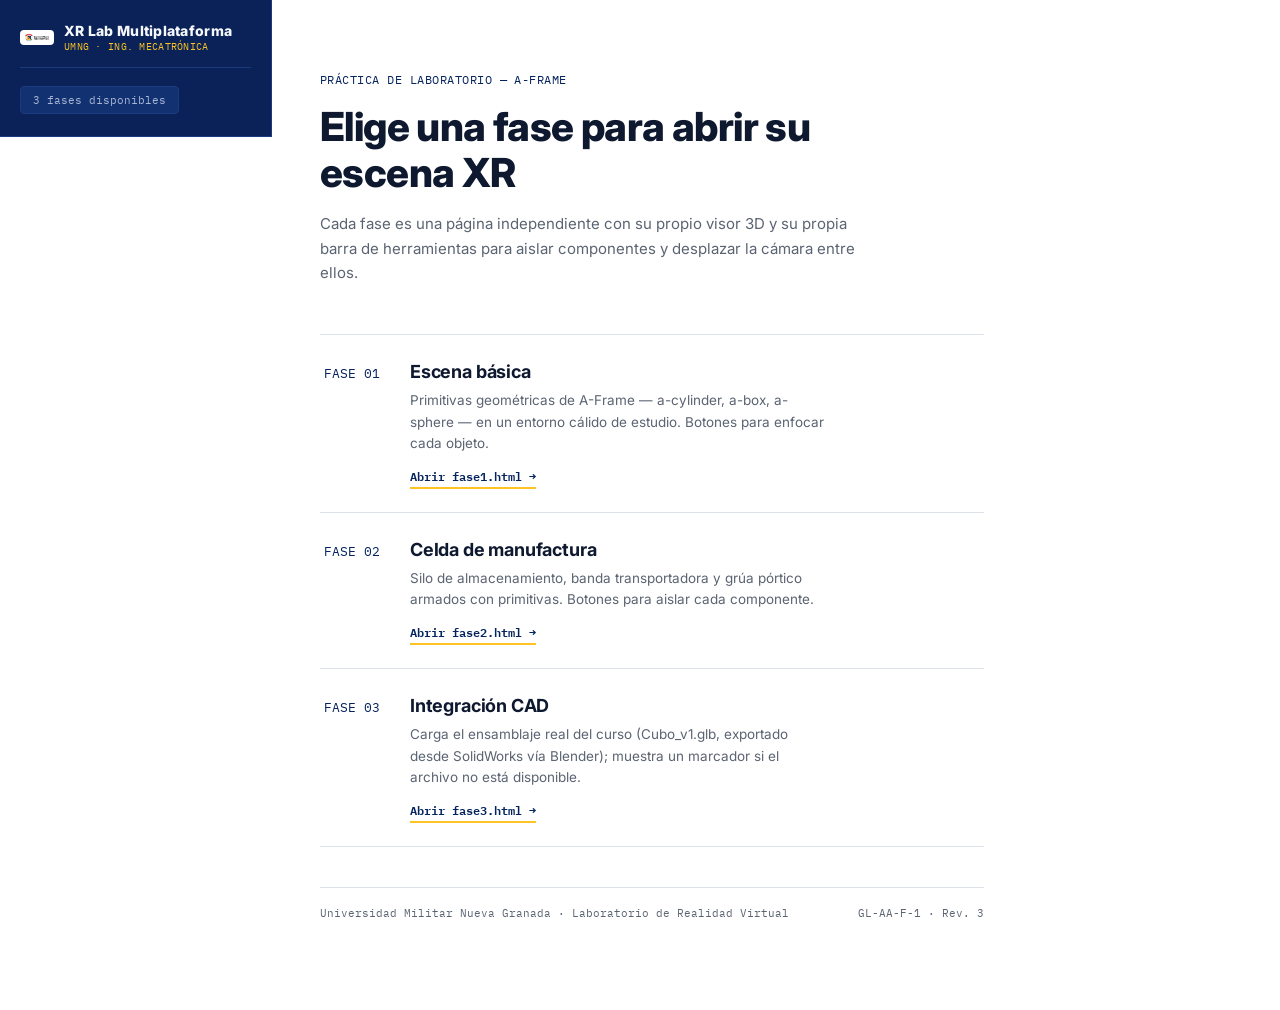
<file: index.html>
<!DOCTYPE html>
<html lang="es">
<head>
<meta charset="utf-8">
<meta name="viewport" content="width=device-width, initial-scale=1">
<title>XR Lab Multiplataforma — UMNG</title>
<link rel="stylesheet" href="css/xr-ui.css">
</head>
<body>

  <div class="xr-header">
    <div class="xr-header__bar">
      <div class="brand">
        <img src="assets/umng-logo.png" alt="Escudo UMNG" class="brand__logo">
        <div class="brand__text">
          <h1>XR Lab Multiplataforma</h1>
          <div class="school">UMNG · ING. MECATRÓNICA</div>
        </div>
      </div>
      <span class="xr-header__badge">3 fases disponibles</span>
    </div>
  </div>

  <main class="hub-shell">
    <p class="eyebrow">Práctica de laboratorio — A-Frame</p>
    <h2>Elige una fase para abrir su escena XR</h2>
    <p>
      Cada fase es una página independiente con su propio visor 3D y su propia barra de
      herramientas para aislar componentes y desplazar la cámara entre ellos.
    </p>

    <div class="hub-grid">

      <a class="hub-card" href="fases/fase1.html">
        <span class="num">FASE 01</span>
        <div>
          <h3>Escena básica</h3>
          <p>Primitivas geométricas de A-Frame — a-cylinder, a-box, a-sphere — en un entorno cálido de estudio. Botones para enfocar cada objeto.</p>
          <span class="open">Abrir fase1.html →</span>
        </div>
      </a>

      <a class="hub-card" href="fases/fase2.html">
        <span class="num">FASE 02</span>
        <div>
          <h3>Celda de manufactura</h3>
          <p>Silo de almacenamiento, banda transportadora y grúa pórtico armados con primitivas. Botones para aislar cada componente.</p>
          <span class="open">Abrir fase2.html →</span>
        </div>
      </a>

      <a class="hub-card" href="fases/fase3.html">
        <span class="num">FASE 03</span>
        <div>
          <h3>Integración CAD</h3>
          <p>Carga el ensamblaje real del curso (Cubo_v1.glb, exportado desde SolidWorks vía Blender); muestra un marcador si el archivo no está disponible.</p>
          <span class="open">Abrir fase3.html →</span>
        </div>
      </a>

    </div>

    <footer class="hub-foot">
      <span>Universidad Militar Nueva Granada · Laboratorio de Realidad Virtual</span>
      <span>GL-AA-F-1 · Rev. 3</span>
    </footer>
  </main>

</body>
</html>
</file>
<file: css/xr-ui.css>
/* ============================================================
   LAB XR MULTIPLATAFORMA — UMNG
   Sistema visual: institucional (azul marino + dorado UMNG),
   layout de barra lateral. Compartido por index.html y las fases.
   ============================================================ */

@import url('https://fonts.googleapis.com/css2?family=Inter:wght@400;500;600;700;800&family=IBM+Plex+Mono:wght@400;500&display=swap');

:root{
  --bg:        #ffffff;
  --bg-2:      #f4f6fa;
  --sidebar:   #0a2258;
  --sidebar-2: #123170;
  --panel:     #ffffff;
  --panel-2:   #f5f7fb;
  --border:    #dde2ea;
  --border-dark: #1c3a80;
  --text:      #0e1930;
  --text-dim:  #5b6472;
  --text-on-dark: #f5f7fb;
  --text-dim-on-dark: #a8b6d6;
  --accent:    #ffc423;
  --accent-2:  #e0a800;
  --navy-deep: #04235f;

  --font-display: 'Inter', sans-serif;
  --font-body:    'Inter', sans-serif;
  --font-mono:    'IBM Plex Mono', monospace;

  --sidebar-w: 272px;
}

*{ box-sizing: border-box; }
html, body{ margin:0; height:100%; }
body{
  background: var(--bg);
  color: var(--text);
  font-family: var(--font-body);
  -webkit-font-smoothing: antialiased;
  overflow-x: hidden;
}
a{ color: inherit; }
:focus-visible{ outline: 2px solid var(--accent); outline-offset: 2px; }

/* ---------------- Barra lateral (antes: cabecera fija arriba) ---------------- */

.xr-header{
  position: fixed;
  top:0; left:0; bottom:0;
  width: var(--sidebar-w);
  z-index: 30;
  pointer-events: none;
  display: flex;
  flex-direction: column;
}

.xr-header__bar{
  pointer-events: auto;
  display:flex;
  flex-direction: column;
  align-items: flex-start;
  gap: 14px;
  padding: 22px 20px;
  background: var(--sidebar);
  border-right: 1px solid var(--border-dark);
  border-bottom: 1px solid var(--border-dark);
}

.xr-header__id{ display:flex; align-items:flex-start; gap:10px; width: 100%; }

.brand{
  display:flex;
  align-items:center;
  gap: 10px;
  width: 100%;
  padding-bottom: 14px;
  margin-bottom: 4px;
  border-bottom: 1px solid var(--border-dark);
}
.brand__logo{
  width: 34px; height: auto; flex: none;
  background: #fff;
  border-radius: 4px;
  padding: 3px;
}
.brand__text h1{
  margin:0; font-family: var(--font-display); font-weight:800; font-size:14px;
  color: var(--text-on-dark);
  letter-spacing: 0.02em;
  line-height: 1.25;
}
.brand__text .school{
  font-family: var(--font-mono);
  font-size: 9.5px;
  color: var(--accent);
  letter-spacing: 0.03em;
}

.xr-header__id .pulse{
  margin-top: 5px;
  width:8px; height:8px; border-radius:50%;
  background: var(--accent);
  flex: none;
}
.xr-header__id h1{
  margin:0 0 4px; font-family: var(--font-display); font-weight:700; font-size:16px;
  color: var(--text-on-dark);
  letter-spacing: -0.01em;
  line-height: 1.3;
}
.xr-header__id .path{
  font-family: var(--font-mono); font-size:11px; color: var(--text-dim-on-dark);
  word-break: break-word;
}

.xr-header__badge{
  align-self: flex-start;
  font-family: var(--font-mono);
  font-size: 11px;
  color: var(--text-dim-on-dark);
  border: 1px solid var(--border-dark);
  border-radius: 4px;
  padding: 6px 12px;
  background: var(--sidebar-2);
  transition: border-color .15s ease, color .15s ease;
}
.xr-header__badge:hover{ color: var(--accent); border-color: var(--accent); }

/* ---------------- Navegación de fase (antes: barra de chips horizontal) ---------------- */

.xr-toolbar{
  pointer-events: auto;
  display:flex;
  flex-direction: column;
  gap: 8px;
  padding: 18px 16px;
  background: var(--sidebar-2);
  border-right: 1px solid var(--border-dark);
  flex: 1;
  overflow-y: auto;
}

.chip{
  appearance:none;
  border: 1px solid var(--border-dark);
  background: transparent;
  color: var(--text-dim-on-dark);
  font-family: var(--font-body);
  font-size: 13px;
  font-weight: 500;
  padding: 10px 14px;
  border-radius: 6px;
  cursor: pointer;
  display:flex;
  align-items:center;
  gap: 10px;
  width: 100%;
  text-align: left;
  transition: background .15s ease, color .15s ease, border-color .15s ease;
}
.chip:hover{ color: var(--text-on-dark); border-color: #4a5aa0; background: rgba(255,255,255,0.06); }
.chip.is-active{
  background: var(--accent);
  color: #10182b;
  border-color: var(--accent);
  font-weight: 700;
}
.chip__dot{ width:8px; height:8px; border-radius:50%; flex:none; }
.chip.is-outline{ border-style: dashed; }

/* ---------------- Panel flotante de informacion (ahora arriba a la derecha) ---------------- */

.xr-info{
  pointer-events: none;
  position: fixed;
  right: 22px; top: 22px;
  left: auto; bottom: auto;
  z-index: 30;
  max-width: 320px;
  background: var(--panel);
  border: 1px solid var(--border);
  border-top: 3px solid var(--accent);
  border-radius: 6px;
  padding: 16px 18px;
  font-size: 13px;
  line-height: 1.55;
  color: var(--text-dim);
  box-shadow: 0 8px 24px rgba(20,24,31,0.12);
}
.xr-info strong{
  display:block;
  font-family: var(--font-display);
  font-weight: 700;
  font-size: 14.5px;
  color: var(--text);
  margin-bottom: 5px;
}
.xr-info .tag{
  display:inline-block;
  font-family: var(--font-mono);
  font-size: 10.5px;
  color: var(--navy-deep);
  margin-bottom: 6px;
  text-transform: uppercase;
}

/* ---------------- Hint de controles (ahora centrado abajo) ---------------- */

.xr-hint{
  pointer-events: none;
  position: fixed;
  left: 50%; bottom: 22px;
  right: auto;
  transform: translateX(calc(-50% + var(--sidebar-w) / 2));
  z-index: 30;
  font-family: var(--font-mono);
  font-size: 11px;
  color: var(--text-dim);
  background: var(--panel);
  border: 1px solid var(--border);
  padding: 8px 14px;
  border-radius: 20px;
  box-shadow: 0 4px 14px rgba(20,24,31,0.1);
}

/* ---------------- Pagina indice (hub) ---------------- */

.hub-shell{
  max-width: 760px;
  margin: 0;
  margin-left: var(--sidebar-w);
  padding: 70px 48px 90px;
}
.hub-shell .eyebrow{
  font-family: var(--font-mono);
  font-size: 12px;
  color: var(--navy-deep);
  margin: 0 0 14px;
  letter-spacing: 0.04em;
  text-transform: uppercase;
}
.hub-shell h2{
  font-family: var(--font-display);
  font-weight: 800;
  font-size: clamp(28px, 4vw, 40px);
  line-height: 1.15;
  letter-spacing: -0.015em;
  max-width: 22ch;
  margin: 0 0 16px;
  color: var(--text);
}
.hub-shell > p{
  color: var(--text-dim);
  max-width: 60ch;
  line-height: 1.65;
  font-size: 15px;
  margin: 0 0 48px;
}

.hub-grid{
  display:flex;
  flex-direction: column;
  gap: 0;
  border-top: 1px solid var(--border);
}

.hub-card{
  display:flex;
  align-items: baseline;
  gap: 22px;
  text-decoration:none;
  background: var(--panel);
  padding: 26px 4px;
  border-bottom: 1px solid var(--border);
  transition: padding-left .15s ease, border-color .15s ease;
}
.hub-card:hover{ padding-left: 14px; border-color: var(--accent-2); }

.hub-card .num{
  font-family: var(--font-mono);
  font-size: 13px;
  color: var(--navy-deep);
  flex: none;
  width: 64px;
}
.hub-card h3{
  font-family: var(--font-display);
  font-weight: 700;
  font-size: 18px;
  letter-spacing: -0.01em;
  margin: 0 0 8px;
  color: var(--text);
}
.hub-card p{
  font-size: 13.5px;
  line-height: 1.6;
  color: var(--text-dim);
  margin: 0 0 10px;
  max-width: 46ch;
}
.hub-card .open{
  font-family: var(--font-mono);
  font-size: 11.5px;
  color: var(--navy-deep);
  font-weight: 600;
  border-bottom: 2px solid var(--accent);
  padding-bottom: 1px;
}

.hub-foot{
  margin-top: 40px;
  padding-top: 18px;
  border-top: 1px solid var(--border);
  display:flex;
  justify-content: space-between;
  flex-wrap: wrap;
  gap: 8px;
  font-family: var(--font-mono);
  font-size: 11px;
  color: var(--text-dim);
}

@media (max-width: 820px){
  :root{ --sidebar-w: 100%; }
  .xr-header{ position: static; width: 100%; height: auto; }
  .xr-header__bar{ border-right: none; }
  .xr-toolbar{ flex-direction: row; flex-wrap: wrap; border-right: none; overflow: visible; }
  .chip{ width: auto; }
  .hub-shell{ margin-left: 0; }
  .xr-hint{ transform: translateX(-50%); }
  .xr-info{ max-width: calc(100% - 44px); left: 22px; right: 22px; }
}
</file>
